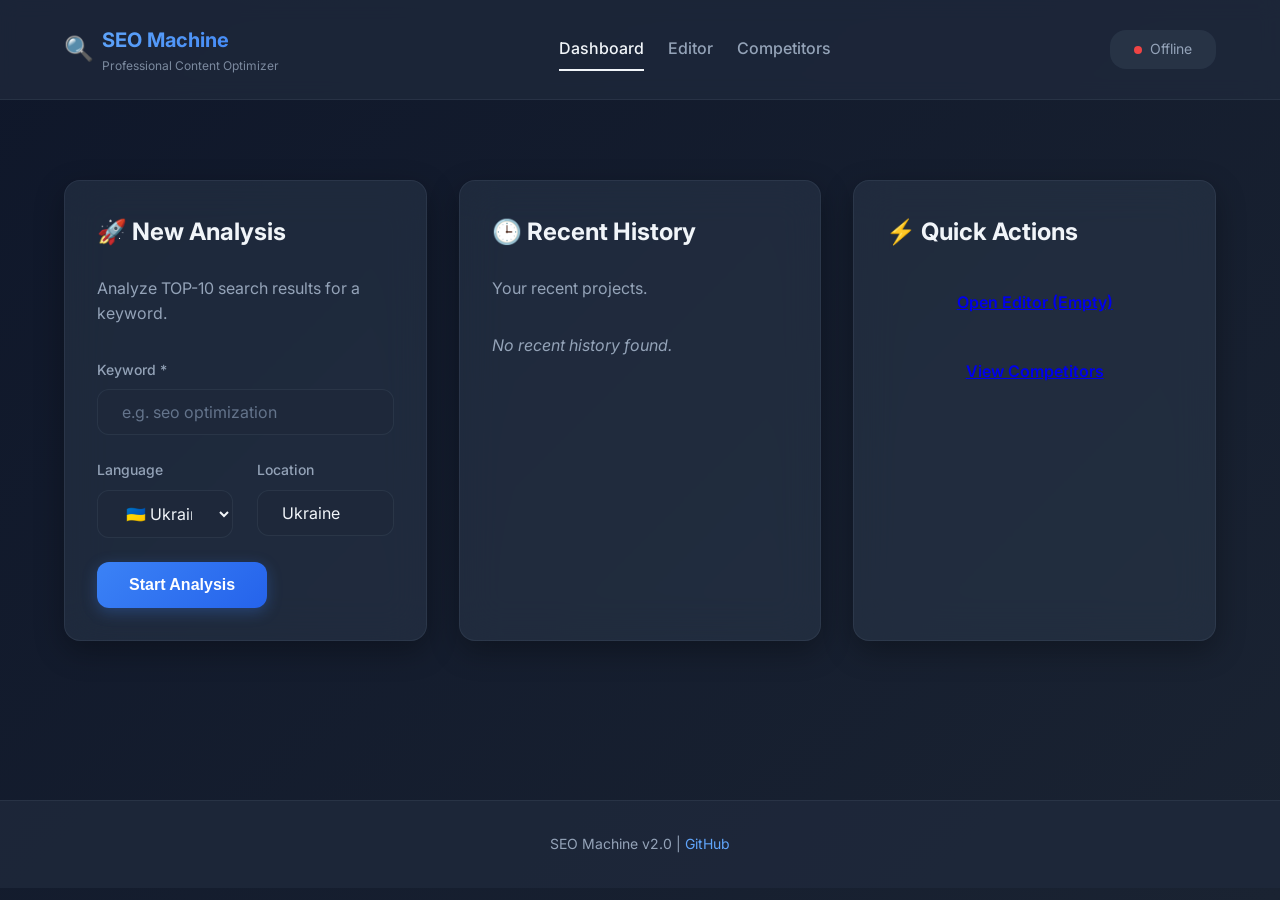
<file: frontend/index.html>
<!DOCTYPE html>
<html lang="uk">

<head>
    <meta charset="UTF-8">
    <meta name="viewport" content="width=device-width, initial-scale=1.0">
    <title>SEO Machine - Dashboard</title>
    <link rel="stylesheet" href="styles.css">
    <link rel="stylesheet" href="layout-redesign.css">
    <link rel="preconnect" href="https://fonts.googleapis.com">
    <link rel="preconnect" href="https://fonts.gstatic.com" crossorigin>
    <link href="https://fonts.googleapis.com/css2?family=Inter:wght@400;500;600;700&display=swap" rel="stylesheet">
</head>

<body>
    <!-- Header injected by header.js -->

    <main class="main">
        <div class="container">
            <div class="dashboard-grid"
                style="display: grid; grid-template-columns: repeat(auto-fit, minmax(300px, 1fr)); gap: 2rem; margin-top: 2rem;">

                <!-- Create Analysis Card -->
                <div class="card">
                    <h2>🚀 New Analysis</h2>
                    <p class="card-description">Analyze TOP-10 search results for a keyword.</p>

                    <form id="createAnalysisForm" class="form">
                        <div class="form-group">
                            <label for="keyword">Keyword *</label>
                            <input type="text" id="keyword" name="keyword" placeholder="e.g. seo optimization" required
                                minlength="2">
                        </div>

                        <div class="form-row">
                            <div class="form-group">
                                <label for="language">Language</label>
                                <select id="language" name="language">
                                    <option value="uk">🇺🇦 Ukrainian</option>
                                    <option value="en">🇬🇧 English</option>
                                </select>
                            </div>
                            <div class="form-group">
                                <label for="location">Location</label>
                                <input type="text" id="location" name="location" value="Ukraine">
                            </div>
                        </div>

                        <button type="submit" class="btn btn-primary" id="submitBtn">
                            <span class="btn-text">Start Analysis</span>
                            <span class="btn-loader hidden">
                                <span class="spinner"></span>
                                Processing...
                            </span>
                        </button>
                    </form>
                </div>

                <!-- Recent Analyses (Placeholder) -->
                <div class="card">
                    <h2>🕒 Recent History</h2>
                    <p class="card-description">Your recent projects.</p>
                    <div class="history-list">
                        <p style="color: var(--text-secondary); font-style: italic;">No recent history found.</p>
                        <!-- TODO: Implement history list -->
                    </div>
                </div>

                <!-- Quick Actions -->
                <div class="card">
                    <h2>⚡ Quick Actions</h2>
                    <div class="action-list" style="display: flex; flex-direction: column; gap: 1rem;">
                        <a href="editor.html" class="btn btn-secondary" style="text-align: center;">
                            Open Editor (Empty)
                        </a>
                        <a href="competitors.html" class="btn btn-secondary" style="text-align: center;">
                            View Competitors
                        </a>
                    </div>
                </div>

            </div>
        </div>
    </main>

    <footer class="footer">
        <div class="container">
            <p>SEO Machine v2.0 | <a href="https://github.com/prodan655-png/SEO_Machine_2" target="_blank">GitHub</a>
            </p>
        </div>
    </footer>

    <!-- Scripts -->
    <script src="js/api.js"></script>
    <script src="components/header.js"></script>
    <script src="js/dashboard.js?v=6"></script>
</body>

</html>
</file>
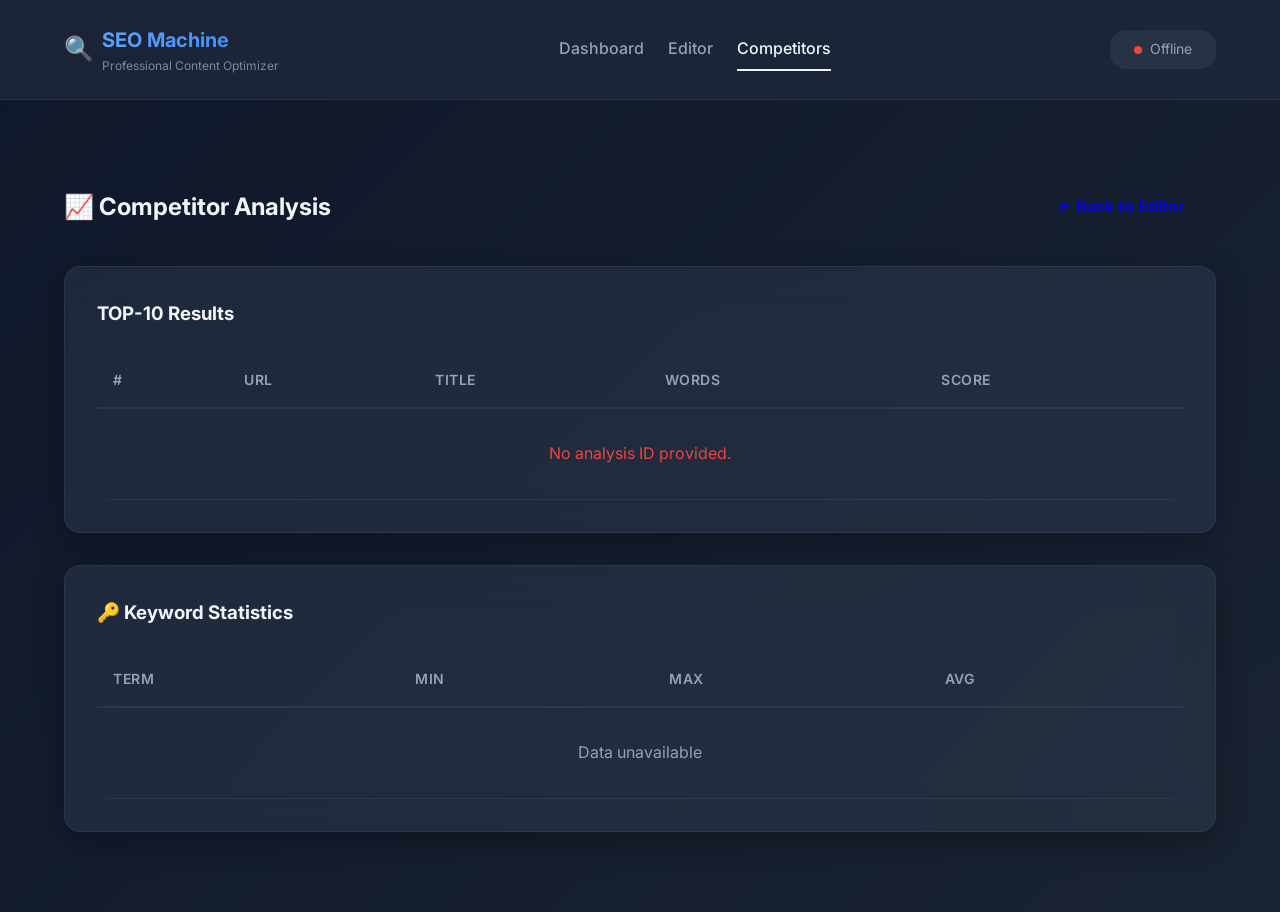
<file: frontend/competitors.html>
<!DOCTYPE html>
<html lang="uk">

<head>
    <meta charset="UTF-8">
    <meta name="viewport" content="width=device-width, initial-scale=1.0">
    <title>SEO Machine - Competitors</title>
    <link rel="stylesheet" href="styles.css">
    <link rel="stylesheet" href="layout-redesign.css">
    <link rel="preconnect" href="https://fonts.googleapis.com">
    <link rel="preconnect" href="https://fonts.gstatic.com" crossorigin>
    <link href="https://fonts.googleapis.com/css2?family=Inter:wght@400;500;600;700&display=swap" rel="stylesheet">
</head>

<body>
    <!-- Header injected by header.js -->

    <main class="main">
        <div class="container">
            <div class="header-actions"
                style="margin: 2rem 0; display: flex; justify-content: space-between; align-items: center; gap: 1rem;">
                <h2>📈 Competitor Analysis <span id="comp-keyword"
                        style="font-weight: normal; font-size: 0.8em; color: var(--text-secondary);"></span></h2>
                <div style="display: flex; gap: 1rem;">
                    <button id="btn-generate-brief" class="btn btn-primary" style="display: none;">
                        📋 Generate Brief & Article
                    </button>
                    <a href="#" id="back-to-editor" class="btn btn-secondary">← Back to Editor</a>
                </div>
            </div>

            <!-- Competitors Table -->
            <div class="card">
                <h3>TOP-10 Results</h3>
                <div class="table-wrapper">
                    <table class="competitors-table" id="competitorsTable"
                        style="width: 100%; border-collapse: collapse;">
                        <thead>
                            <tr style="text-align: left; border-bottom: 1px solid var(--border);">
                                <th style="padding: 1rem;">#</th>
                                <th style="padding: 1rem;">URL</th>
                                <th style="padding: 1rem;">Title</th>
                                <th style="padding: 1rem;">Words</th>
                                <th style="padding: 1rem;">Score</th>
                            </tr>
                        </thead>
                        <tbody id="competitorsBody">
                            <tr>
                                <td colspan="5" style="padding: 2rem; text-align: center;">Loading data...</td>
                            </tr>
                        </tbody>
                    </table>
                </div>
            </div>

            <!-- Terms Table -->
            <div class="card" style="margin-top: 2rem;">
                <h3>🔑 Keyword Statistics</h3>
                <div class="table-wrapper">
                    <table class="terms-table" id="termsTable" style="width: 100%; border-collapse: collapse;">
                        <thead>
                            <tr style="text-align: left; border-bottom: 1px solid var(--border);">
                                <th style="padding: 1rem;">Term</th>
                                <th style="padding: 1rem;">Min</th>
                                <th style="padding: 1rem;">Max</th>
                                <th style="padding: 1rem;">Avg</th>
                            </tr>
                        </thead>
                        <tbody id="termsBody">
                            <tr>
                                <td colspan="4" style="padding: 2rem; text-align: center;">Loading data...</td>
                            </tr>
                        </tbody>
                    </table>
                </div>
            </div>
        </div>
    </main>

    <script src="js/api.js"></script>
    <script src="components/header.js"></script>
    <script src="js/competitors.js?v=6"></script>
</body>

</html>
</file>
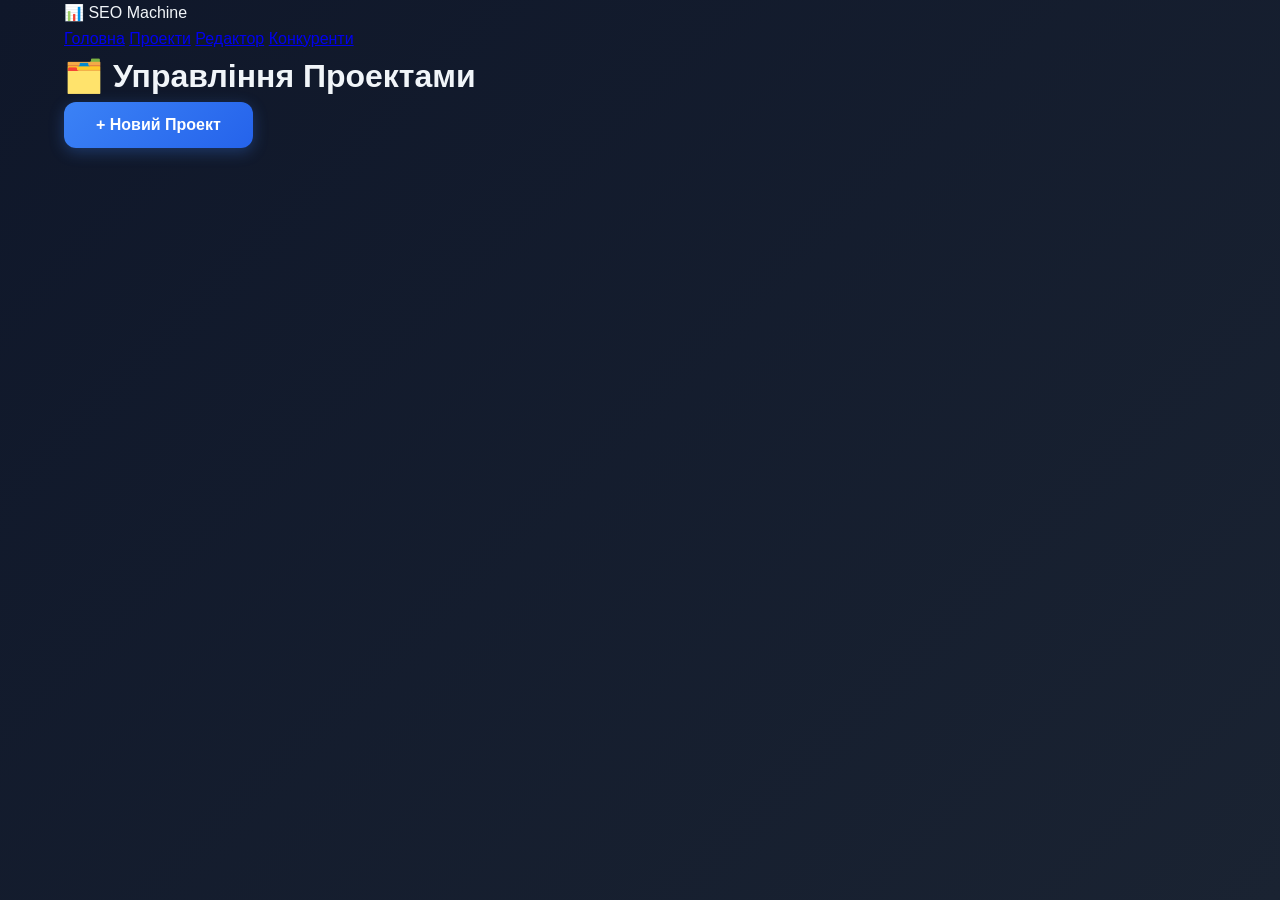
<file: frontend/projects.html>
<!DOCTYPE html>
<html lang="uk">
<head>
    <meta charset="UTF-8">
    <meta name="viewport" content="width=device-width, initial-scale=1.0">
    <title>Проекти - SEO Machine</title>
    <link rel="stylesheet" href="styles.css">
</head>
<body>
    <div class="container">
        <nav class="nav">
            <div class="brand">📊 SEO Machine</div>
            <div class="nav-links">
                <a href="index.html">Головна</a>
                <a href="projects.html" class="active">Проекти</a>
                <a href="editor.html">Редактор</a>
                <a href="competitors.html">Конкуренти</a>
            </div>
        </nav>

        <div class="content">
            <div class="header-row">
                <h1>🗂️ Управління Проектами</h1>
                <button id="btn-new-project" class="btn btn-primary">+ Новий Проект</button>
            </div>

            <div id="projects-list" class="projects-grid"></div>
        </div>
    </div>

    <!-- Modal for creating project -->
    <div id="project-modal" class="modal" style="display: none;">
        <div class="modal-content">
            <h2>Створити Проект</h2>
            <form id="project-form">
                <div class="form-group">
                    <label>Назва проекту *</label>
                    <input type="text" id="project-name" required placeholder="наприклад: Flakes">
                </div>
                <div class="form-group">
                    <label>Опис бренду/продукту</label>
                    <textarea id="project-description" rows="4" placeholder="Опишіть що це за бренд, продукт або ніша. Це допоможе AI краще зрозуміти контекст."></textarea>
                </div>
                <div class="form-group">
                    <label>Цільова аудиторія</label>
                    <input type="text" id="project-audience" placeholder="наприклад: Пекарі, кондитери">
                </div>
                <div class="form-group">
                    <label>Тональність</label>
                    <select id="project-tone">
                        <option value="">Не вказано</option>
                        <option value="professional">Професійна</option>
                        <option value="friendly">Дружня</option>
                        <option value="expert">Експертна</option>
                    </select>
                </div>
                <div class="form-buttons">
                    <button type="button" id="btn-cancel" class="btn btn-secondary">Скасувати</button>
                    <button type="submit" class="btn btn-primary">Створити</button>
                </div>
            </form>
        </div>
    </div>

    <script src="js/api.js"></script>
    <script src="js/projects.js"></script>
</body>
</html>
</file>
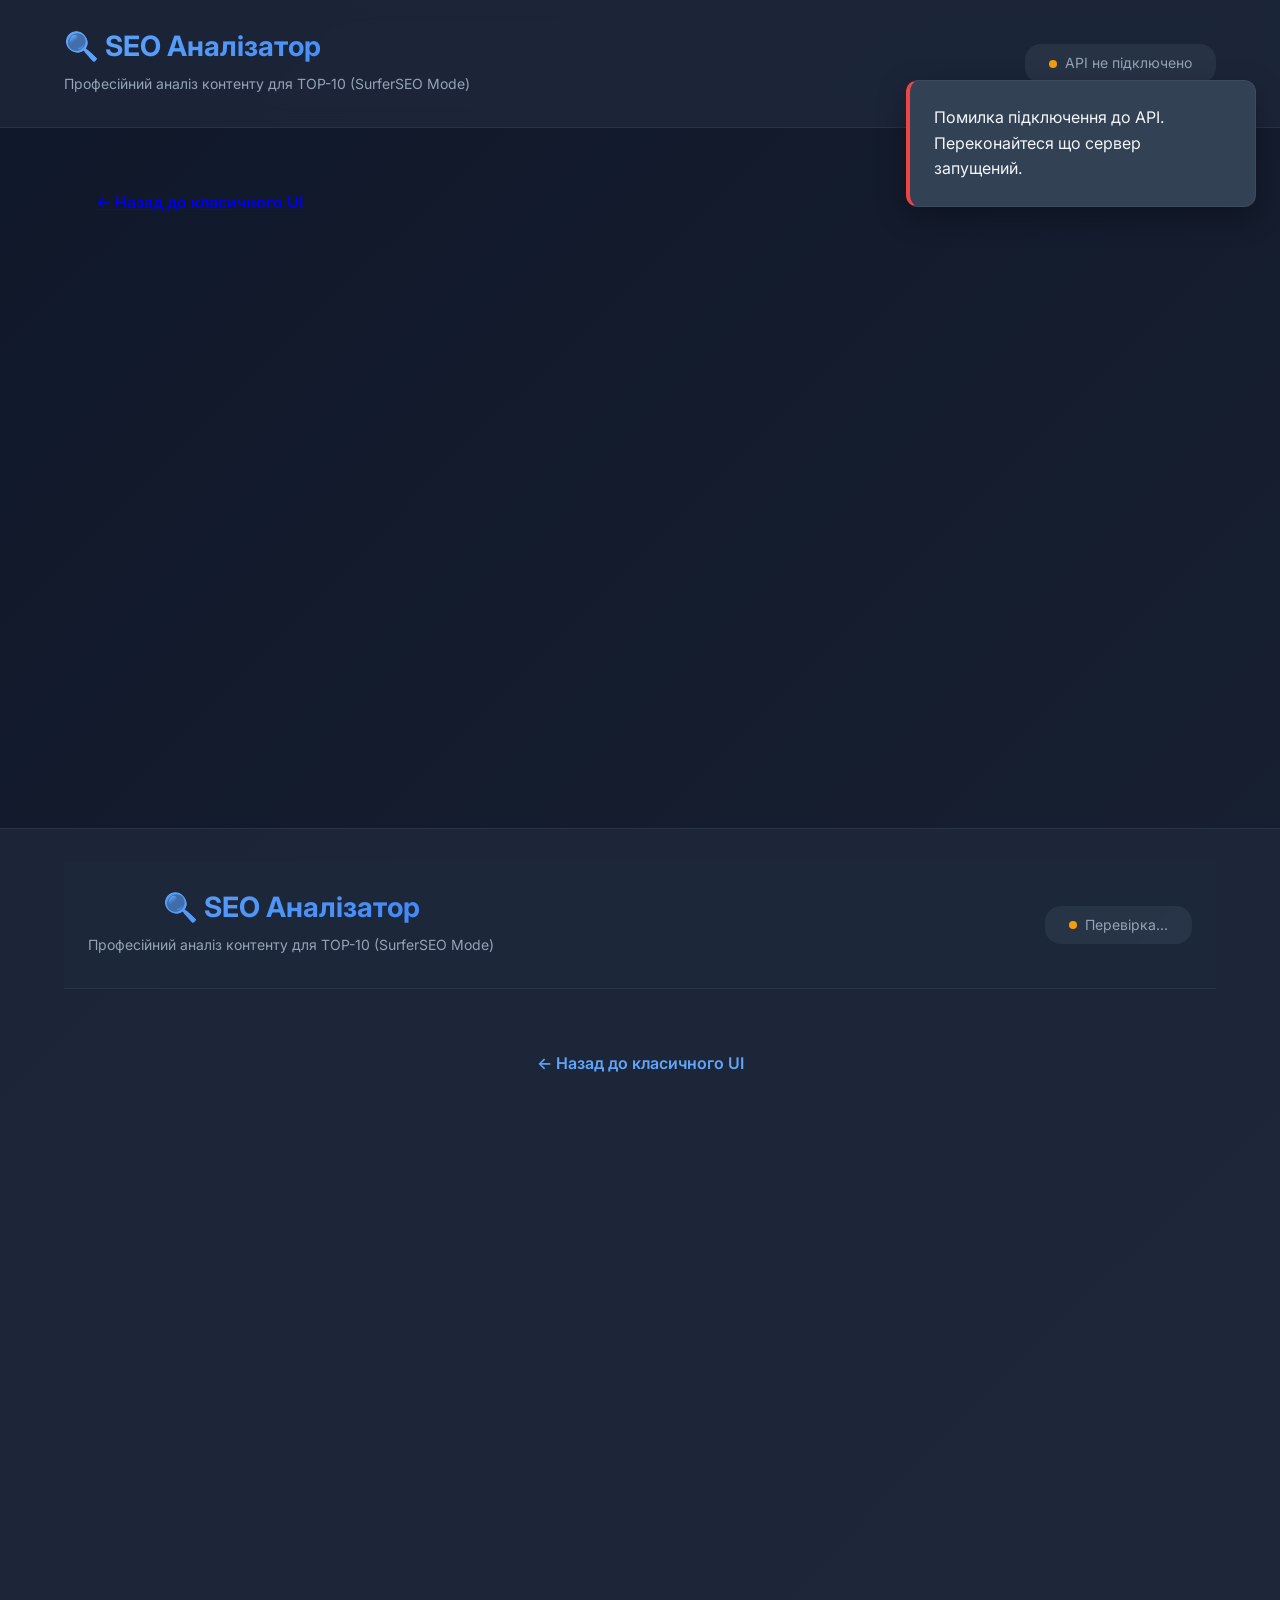
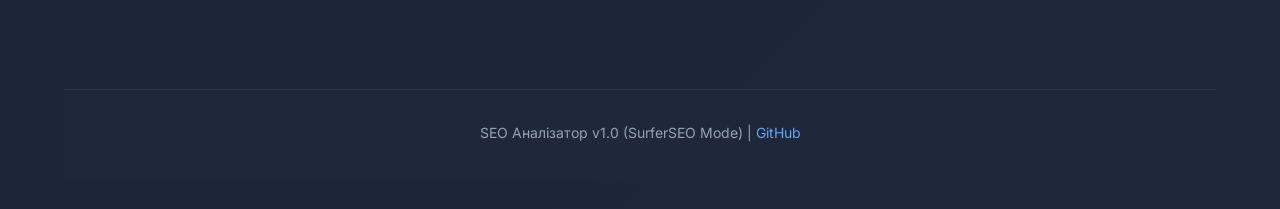
<file: frontend/scoring-surfer.html>
<!DOCTYPE html>
<html lang="uk">

<head>
    <meta charset="UTF-8">
    <meta name="viewport" content="width=device-width, initial-scale=1.0">
    <meta name="description" content="SEO Аналізатор - SurferSEO UI">
    <title>SEO Аналізатор - SurferSEO Mode</title>
    <link rel="stylesheet" href="styles.css">
    <link rel="stylesheet" href="layout-redesign.css">
    <link rel="preconnect" href="https://fonts.googleapis.com">
    <link rel="preconnect" href="https://fonts.gstatic.com" crossorigin>
    <link href="https://fonts.googleapis.com/css2?family=Inter:wght@400;500;600;700&display=swap" rel="stylesheet">
</head>

<body>
    <!-- Header -->
    <header class="header">
        <div class="container">
            <div class="header-content">
                <div class="logo">
                    <h1>🔍 SEO Аналізатор</h1>
                    <p class="tagline">Професійний аналіз контенту для TOP-10 (SurferSEO Mode)</p>
                </div>
                <div class="api-status">
                    <span class="status-dot" id="apiStatus"></span>
                    <span class="status-text" id="apiStatusText">Перевірка...</span>
                </div>
            </div>
        </div>
    </header>

    <!-- Main Content -->
    <main class="main">
        <div class="container">
            <!-- Back to Classic Button -->
            <div style="margin-bottom: 1rem;">
                <a href="index.html" class="btn btn-secondary"
                    style="display: inline-flex; align-items: center; gap: 0.5rem;">
                    ← Назад до класичного UI
                </a>
            </div>

            <!-- SurferSEO Layout Container -->
            <div id="scoringTab">
                <!-- This will be populated by surfer-integration.js -->
            </div>
        </div>
    </main>

    <!-- Toast Notifications -->
    <div class="toast-container" id="toastContainer"></div>

    <!-- Footer -->
    <footer class="footer">
        <div class="container">
            <p>
                <!DOCTYPE html>
                <html lang="uk">

                <head>
                    <meta charset="UTF-8">
                    <meta name="viewport" content="width=device-width, initial-scale=1.0">
                    <meta name="description" content="SEO Аналізатор - SurferSEO UI">
                    <title>SEO Аналізатор - SurferSEO Mode</title>
                    <link rel="stylesheet" href="styles.css">
                    <link rel="stylesheet" href="layout-redesign.css">
                    <link rel="preconnect" href="https://fonts.googleapis.com">
                    <link rel="preconnect" href="https://fonts.gstatic.com" crossorigin>
                    <link href="https://fonts.googleapis.com/css2?family=Inter:wght@400;500;600;700&display=swap"
                        rel="stylesheet">
                </head>

                <body>
                    <!-- Header -->
                    <header class="header">
                        <div class="container">
                            <div class="header-content">
                                <div class="logo">
                                    <h1>🔍 SEO Аналізатор</h1>
                                    <p class="tagline">Професійний аналіз контенту для TOP-10 (SurferSEO Mode)</p>
                                </div>
                                <div class="api-status">
                                    <span class="status-dot" id="apiStatus"></span>
                                    <span class="status-text" id="apiStatusText">Перевірка...</span>
                                </div>
                            </div>
                        </div>
                    </header>

                    <!-- Main Content -->
                    <main class="main">
                        <div class="container">
                            <!-- Back to Classic Button -->
                            <div style="margin-bottom: 1rem;">
                                <a href="index.html" class="btn btn-secondary"
                                    style="display: inline-flex; align-items: center; gap: 0.5rem;">
                                    ← Назад до класичного UI
                                </a>
                            </div>

                            <!-- SurferSEO Layout Container -->
                            <div id="scoringTab">
                                <!-- This will be populated by surfer-integration.js -->
                            </div>
                        </div>
                    </main>

                    <!-- Toast Notifications -->
                    <div class="toast-container" id="toastContainer"></div>

                    <!-- Footer -->
                    <footer class="footer">
                        <div class="container">
                            <p>
                                SEO Аналізатор v1.0 (SurferSEO Mode) |
                                <a href="https://github.com/prodan655-png/SEO_Machine_2" target="_blank">GitHub</a>
                            </p>
                        </div>
                    </footer>

                    <script src="diff-tracking.js"></script>
                    <script src="keyword-highlighting.js"></script>
                    <script src="app.js"></script>
                    <script src="surfer-integration.js"></script>
                    <script>
                        // Wait for all scripts to load, then initialize
                        window.addEventListener('load', function () {
                            console.log('Page fully loaded, checking for initSurferLayout...');
                            if (typeof window.initSurferLayout === 'function') {
                                window.initSurferLayout();
                                console.log('✅ SurferSEO layout initialized from page load');
                            } else {
                                console.error('❌ initSurferLayout function not found on window object');
                                console.log('Available on window:', Object.keys(window).filter(k => k.includes('init') || k.includes('Surfer')));
                            }
                        });
                    </script>
                </body>

                </html>
</file>
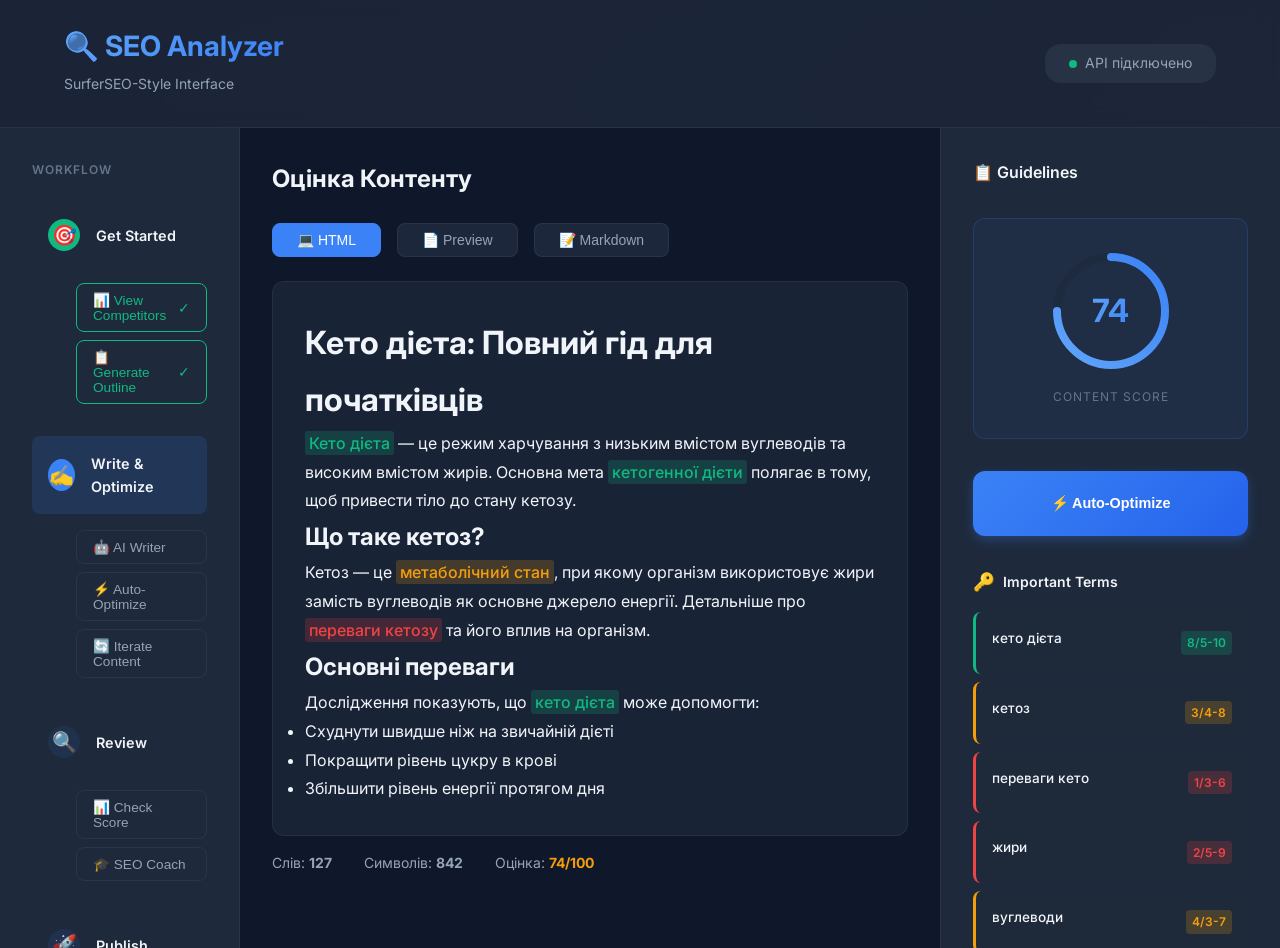
<file: frontend/surfer-demo.html>
<!DOCTYPE html>
<html lang="uk">
<head>
    <meta charset="UTF-8">
    <meta name="viewport" content="width=device-width, initial-scale=1.0">
    <title>SEO Analyzer - SurferSEO Layout</title>
    <link rel="stylesheet" href="styles.css">
    <link rel="stylesheet" href="layout-redesign.css">
    <link href="https://fonts.googleapis.com/css2?family=Inter:wght@400;500;600;700&display=swap" rel="stylesheet">
</head>
<body>
    <!-- Header -->
    <header class="header">
        <div class="container">
            <div class="header-content">
                <div class="logo">
                    <h1>🔍 SEO Analyzer</h1>
                    <p class="tagline">SurferSEO-Style Interface</p>
                </div>
                <div class="api-status">
                    <span class="status-dot connected"></span>
                    <span class="status-text">API підключено</span>
                </div>
            </div>
        </div>
    </header>

    <!-- Main 3-Column Layout -->
    <div class="surfer-layout">
        <!-- Workflow Sidebar (Left) -->
        <aside class="workflow-sidebar">
            <h3>Workflow</h3>

            <!-- Get Started -->
            <div class="workflow-step">
                <div class="workflow-step-header completed">
                    <div class="workflow-step-icon">🎯</div>
                    <div class="workflow-step-title">Get Started</div>
                </div>
                <ul class="workflow-actions">
                    <li class="workflow-action">
                        <button class="workflow-action-btn completed">
                            📊 View Competitors
                            <span class="check-icon">✓</span>
                        </button>
                    </li>
                    <li class="workflow-action">
                        <button class="workflow-action-btn completed">
                            📋 Generate Outline
                            <span class="check-icon">✓</span>
                        </button>
                    </li>
                </ul>
            </div>

            <!-- Write & Optimize -->
            <div class="workflow-step">
                <div class="workflow-step-header active">
                    <div class="workflow-step-icon">✍️</div>
                    <div class="workflow-step-title">Write & Optimize</div>
                </div>
                <ul class="workflow-actions">
                    <li class="workflow-action">
                        <button class="workflow-action-btn">
                            🤖 AI Writer
                        </button>
                    </li>
                    <li class="workflow-action">
                        <button class="workflow-action-btn">
                            ⚡ Auto-Optimize
                        </button>
                    </li>
                    <li class="workflow-action">
                        <button class="workflow-action-btn">
                            🔄 Iterate Content
                        </button>
                    </li>
                </ul>
            </div>

            <!-- Review -->
            <div class="workflow-step">
                <div class="workflow-step-header">
                    <div class="workflow-step-icon">🔍</div>
                    <div class="workflow-step-title">Review</div>
                </div>
                <ul class="workflow-actions">
                    <li class="workflow-action">
                        <button class="workflow-action-btn">
                            📊 Check Score
                        </button>
                    </li>
                    <li class="workflow-action">
                        <button class="workflow-action-btn">
                            🎓 SEO Coach
                        </button>
                    </li>
                </ul>
            </div>

            <!-- Publish -->
            <div class="workflow-step">
                <div class="workflow-step-header">
                    <div class="workflow-step-icon">🚀</div>
                    <div class="workflow-step-title">Publish</div>
                </div>
                <ul class="workflow-actions">
                    <li class="workflow-action">
                        <button class="workflow-action-btn">
                            📤 Export HTML
                        </button>
                    </li>
                    <li class="workflow-action">
                        <button class="workflow-action-btn">
                            📋 Copy to Clipboard
                        </button>
                    </li>
                </ul>
            </div>
        </aside>

        <!-- Main Editor Area (Center) -->
        <main class="editor-area">
            <div class="editor-header">
                <h2 class="editor-title">Оцінка Контенту</h2>
            </div>

            <div class="editor-toolbar">
                <button class="toolbar-btn active">💻 HTML</button>
                <button class="toolbar-btn">📄 Preview</button>
                <button class="toolbar-btn">📝 Markdown</button>
            </div>

            <div class="rich-editor-container">
                <div class="rich-editor-content" contenteditable="true">
                    <h1>Кето дієта: Повний гід для початківців</h1>
                    
                    <p>
                        <span class="keyword-highlight good">Кето дієта</span> — це режим харчування з низьким вмістом вуглеводів та високим вмістом жирів. 
                        Основна мета <span class="keyword-highlight good">кетогенної дієти</span> полягає в тому, щоб привести тіло до стану кетозу.
                    </p>

                    <h2>Що таке кетоз?</h2>
                    
                    <p>
                        Кетоз — це <span class="keyword-highlight medium">метаболічний стан</span>, при якому організм використовує жири замість вуглеводів 
                        як основне джерело енергії. Детальніше про <span class="keyword-highlight low">переваги кетозу</span> та його вплив на організм.
                    </p>

                    <h2>Основні переваги</h2>
                    
                    <p>
                        Дослідження показують, що <span class="keyword-highlight good">кето дієта</span> може допомогти:
                    </p>
                    <ul>
                        <li>Схуднути швидше ніж на звичайній дієті</li>
                        <li>Покращити рівень цукру в крові</li>
                        <li>Збільшити рівень енергії протягом дня</li>
                    </ul>
                </div>
            </div>

            <div class="editor-stats" style="margin-top: 1rem; display: flex; gap: 2rem; color: var(--text-secondary);">
                <span>Слів: <strong>127</strong></span>
                <span>Символів: <strong>842</strong></span>
                <span>Оцінка: <strong style="color: var(--warning);">74/100</strong></span>
            </div>
        </main>

        <!-- Guidelines Sidebar (Right) -->
        <aside class="guidelines-sidebar">
            <div class="guidelines-header">
                <h3 class="guidelines-title">📋 Guidelines</h3>
            </div>

            <!-- Content Score Widget -->
            <div class="score-widget">
                <div class="score-circle-small">
                    <svg viewBox="0 0 120 120">
                        <circle cx="60" cy="60" r="54" fill="none" stroke="rgba(30, 41, 59, 0.6)" stroke-width="8"/>
                        <circle cx="60" cy="60" r="54" fill="none" stroke="url(#gradient)" stroke-width="8"
                                stroke-dasharray="339" stroke-dashoffset="85" stroke-linecap="round"/>
                        <defs>
                            <linearGradient id="gradient" x1="0%" y1="0%" x2="100%" y2="100%">
                                <stop offset="0%" style="stop-color:#60a5fa"/>
                                <stop offset="100%" style="stop-color:#3b82f6"/>
                            </linearGradient>
                        </defs>
                    </svg>
                    <div class="score-value-small">74</div>
                </div>
                <span class="score-label-small">Content Score</span>
            </div>

            <!-- Auto-Optimize Button -->
            <button class="auto-optimize-btn">
                ⚡ Auto-Optimize
            </button>

            <!-- Important Terms -->
            <div class="guidelines-section">
                <h4 class="guidelines-section-title">
                    <span class="icon">🔑</span>
                    Important Terms
                </h4>
                <ul class="terms-list">
                    <li class="term-item good">
                        <span class="term-name">кето дієта</span>
                        <span class="term-count">8/5-10</span>
                    </li>
                    <li class="term-item medium">
                        <span class="term-name">кетоз</span>
                        <span class="term-count">3/4-8</span>
                    </li>
                    <li class="term-item low">
                        <span class="term-name">переваги кето</span>
                        <span class="term-count">1/3-6</span>
                    </li>
                    <li class="term-item low">
                        <span class="term-name">жири</span>
                        <span class="term-count">2/5-9</span>
                    </li>
                    <li class="term-item medium">
                        <span class="term-name">вуглеводи</span>
                        <span class="term-count">4/3-7</span>
                    </li>
                </ul>
            </div>

            <!-- Content Structure -->
            <div class="guidelines-section">
                <h4 class="guidelines-section-title">
                    <span class="icon">📊</span>
                    Content Structure
                </h4>
                <ul class="metrics-list">
                    <li class="metric-item">
                        <span class="metric-label">Words</span>
                        <div>
                            <span class="metric-value medium">1200/1500-2000</span>
                            <div class="metric-bar">
                                <div class="metric-bar-fill medium" style="width: 60%"></div>
                            </div>
                        </div>
                    </li>
                    <li class="metric-item">
                        <span class="metric-label">Headings</span>
                        <div>
                            <span class="metric-value good">8/6-10</span>
                            <div class="metric-bar">
                                <div class="metric-bar-fill good" style="width: 80%"></div>
                            </div>
                        </div>
                    </li>
                    <li class="metric-item">
                        <span class="metric-label">Images</span>
                        <div>
                            <span class="metric-value low">2/4-8</span>
                            <div class="metric-bar">
                                <div class="metric-bar-fill low" style="width: 33%"></div>
                            </div>
                        </div>
                    </li>
                    <li class="metric-item">
                        <span class="metric-label">Paragraphs</span>
                        <div>
                            <span class="metric-value good">12/10-15</span>
                            <div class="metric-bar">
                                <div class="metric-bar-fill good" style="width: 75%"></div>
                            </div>
                        </div>
                    </li>
                </ul>
            </div>

            <!-- Other Terms -->
            <div class="guidelines-section">
                <h4 class="guidelines-section-title section-toggle">
                    <span class="icon">💡</span>
                    Other Terms
                    <span style="margin-left: auto; font-size: 0.75rem;">▼</span>
                </h4>
                <div class="section-content">
                    <ul class="terms-list">
                        <li class="term-item medium">
                            <span class="term-name">білки</span>
                            <span class="term-count">3/2-5</span>
                        </li>
                        <li class="term-item low">
                            <span class="term-name">схуднення</span>
                            <span class="term-count">1/3-5</span>
                        </li>
                        <li class="term-item good">
                            <span class="term-name">харчування</span>
                            <span class="term-count">5/4-7</span>
                        </li>
                    </ul>
                </div>
            </div>
        </aside>
    </div>

    <script>
        // Simple toggle for collapsible sections
        document.querySelectorAll('.section-toggle').forEach(toggle => {
            toggle.addEventListener('click', function() {
                const content = this.nextElementSibling;
                content.classList.toggle('collapsed');
            });
        });
    </script>
</body>
</html>
</file>
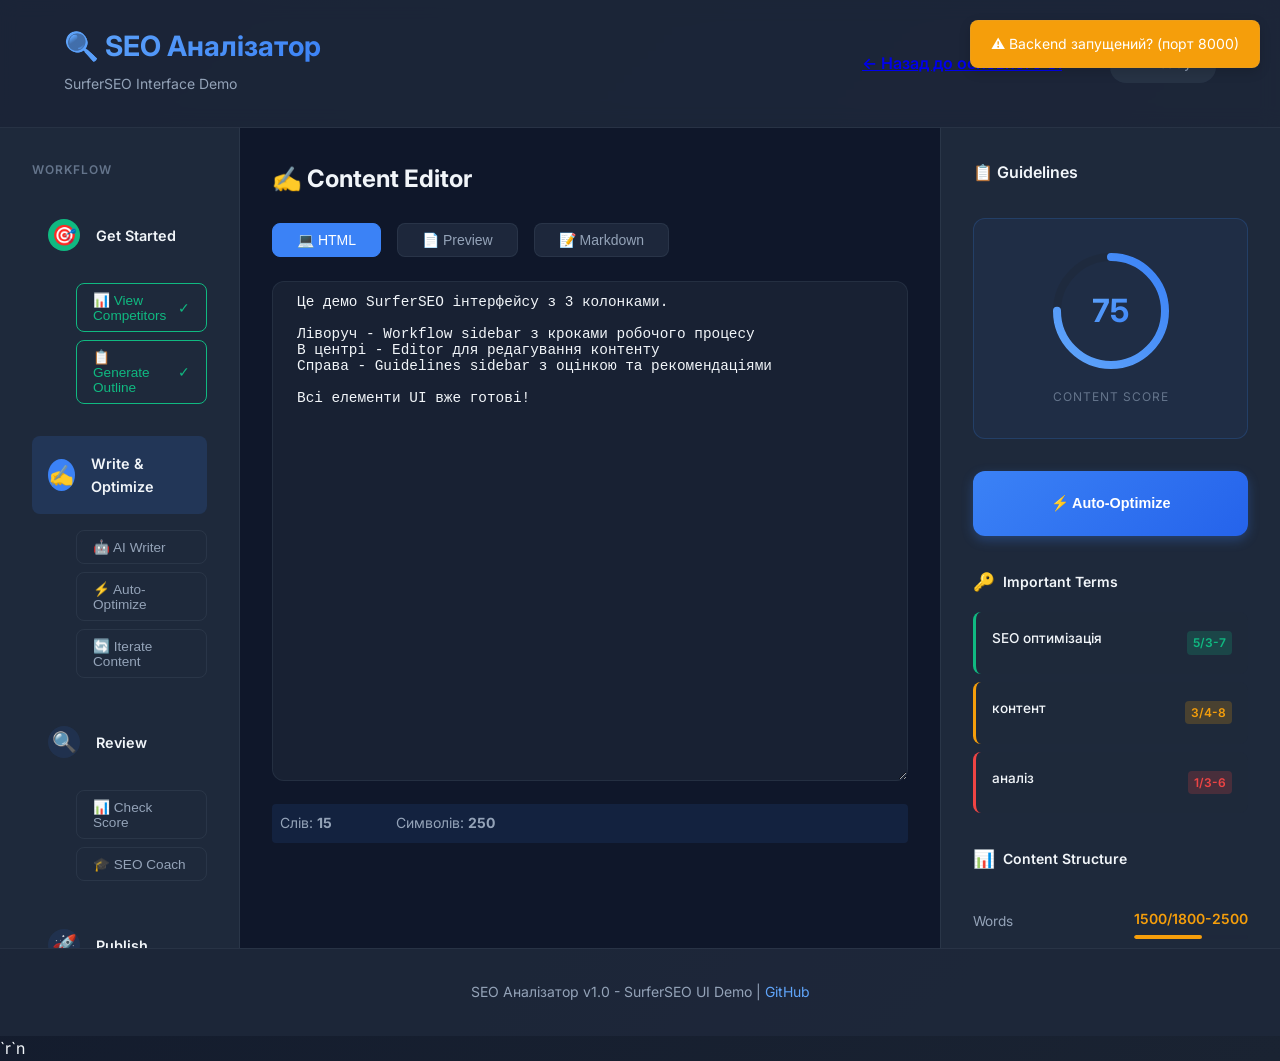
<file: frontend/surfer-ui.html>
<!DOCTYPE html>
<html lang="uk">

<head>
    <meta charset="UTF-8">
    <meta name="viewport" content="width=device-width, initial-scale=1.0">
    <title>SEO Аналізатор - SurferSEO UI</title>
    <link rel="stylesheet" href="styles.css">
    <link rel="stylesheet" href="layout-redesign.css">
    <link rel="preconnect" href="https://fonts.googleapis.com">
    <link rel="preconnect" href="https://fonts.gstatic.com" crossorigin>
    <link href="https://fonts.googleapis.com/css2?family=Inter:wght@400;500;600;700&display=swap" rel="stylesheet">
</head>

<body>
    <!-- Header -->
    <header class="header">
        <div class="container">
            <div class="header-content">
                <div class="logo">
                    <h1>🔍 SEO Аналізатор</h1>
                    <p class="tagline">SurferSEO Interface Demo</p>
                </div>
                <div style="display: flex; gap: 1rem; align-items: center;">
                    <a href="index.html" class="btn btn-secondary">← Назад до основного UI</a>
                    <div class="api-status">
                        <span class="status-dot" style="background: #10b981;"></span>
                        <span class="status-text">Ready</span>
                    </div>
                </div>
            </div>
        </div>
    </header>

    <!-- Main Content - 3 Column Layout -->
    <main class="main" style="padding: 0;">
        <div class="surfer-layout">
            <!-- LEFT COLUMN: Workflow Sidebar -->
            <aside class="workflow-sidebar">
                <h3>WORKFLOW</h3>

                <!-- Get Started -->
                <div class="workflow-step">
                    <div class="workflow-step-header completed">
                        <div class="workflow-step-icon">🎯</div>
                        <div class="workflow-step-title">Get Started</div>
                    </div>
                    <ul class="workflow-actions">
                        <li class="workflow-action">
                            <button class="workflow-action-btn completed">
                                📊 View Competitors
                                <span class="check-icon">✓</span>
                            </button>
                        </li>
                        <li class="workflow-action">
                            <button class="workflow-action-btn completed">
                                📋 Generate Outline
                                <span class="check-icon">✓</span>
                            </button>
                        </li>
                    </ul>
                </div>

                <!-- Write & Optimize -->
                <div class="workflow-step">
                    <div class="workflow-step-header active">
                        <div class="workflow-step-icon">✍️</div>
                        <div class="workflow-step-title">Write & Optimize</div>
                    </div>
                    <ul class="workflow-actions">
                        <li class="workflow-action">
                            <button class="workflow-action-btn">🤖 AI Writer</button>
                        </li>
                        <li class="workflow-action">
                            <button class="workflow-action-btn">⚡ Auto-Optimize</button>
                        </li>
                        <li class="workflow-action">
                            <button class="workflow-action-btn">🔄 Iterate Content</button>
                        </li>
                    </ul>
                </div>

                <!-- Review -->
                <div class="workflow-step">
                    <div class="workflow-step-header">
                        <div class="workflow-step-icon">🔍</div>
                        <div class="workflow-step-title">Review</div>
                    </div>
                    <ul class="workflow-actions">
                        <li class="workflow-action">
                            <button class="workflow-action-btn">📊 Check Score</button>
                        </li>
                        <li class="workflow-action">
                            <button class="workflow-action-btn">🎓 SEO Coach</button>
                        </li>
                    </ul>
                </div>

                <!-- Publish -->
                <div class="workflow-step">
                    <div class="workflow-step-header">
                        <div class="workflow-step-icon">🚀</div>
                        <div class="workflow-step-title">Publish</div>
                    </div>
                    <ul class="workflow-actions">
                        <li class="workflow-action">
                            <button class="workflow-action-btn">📤 Export HTML</button>
                        </li>
                        <li class="workflow-action">
                            <button class="workflow-action-btn">📋 Copy Code</button>
                        </li>
                    </ul>
                </div>
            </aside>

            <!-- CENTER COLUMN: Editor Area -->
            <main class="editor-area">
                <div class="editor-header">
                    <h2 class="editor-title">✍️ Content Editor</h2>
                </div>

                <div class="editor-toolbar">
                    <button class="toolbar-btn active">💻 HTML</button>
                    <button class="toolbar-btn">📄 Preview</button>
                    <button class="toolbar-btn">📝 Markdown</button>
                </div>

                <!-- HTML Editor -->
                <div class="editor-container">
                    <textarea id="draftContent" class="content-editor" placeholder="Вставте ваш HTML або текст..."
                        style="min-height: 500px;">Це демо SurferSEO інтерфейсу з 3 колонками.

Ліворуч - Workflow sidebar з кроками робочого процесу
В центрі - Editor для редагування контенту  
Справа - Guidelines sidebar з оцінкою та рекомендаціями

Всі елементи UI вже готові!</textarea>
                    <div class="editor-stats"
                        style="margin-top: 1rem; padding: 0.5rem; background: rgba(59, 130, 246, 0.1); border-radius: 4px;">
                        <span>Слів: <strong id="wordCount">15</strong></span>
                        <span style="margin-left: 2rem;">Символів: <strong id="charCount">250</strong></span>
                    </div>
                </div>
            </main>

            <!-- RIGHT COLUMN: Guidelines Sidebar -->
            <aside class="guidelines-sidebar">
                <div class="guidelines-header">
                    <h3 class="guidelines-title">📋 Guidelines</h3>
                </div>

                <!-- Content Score Widget -->
                <div class="score-widget">
                    <div class="score-circle-small">
                        <svg viewBox="0 0 120 120">
                            <circle cx="60" cy="60" r="54" fill="none" stroke="rgba(30, 41, 59, 0.6)"
                                stroke-width="8" />
                            <circle cx="60" cy="60" r="54" fill="none" stroke="url(#gradient)" stroke-width="8"
                                stroke-dasharray="339" stroke-dashoffset="84.75" stroke-linecap="round" />
                            <defs>
                                <linearGradient id="gradient" x1="0%" y1="0%" x2="100%" y2="100%">
                                    <stop offset="0%" style="stop-color:#60a5fa" />
                                    <stop offset="100%" style="stop-color:#3b82f6" />
                                </linearGradient>
                            </defs>
                        </svg>
                        <div class="score-value-small">75</div>
                    </div>
                    <span class="score-label-small">CONTENT SCORE</span>
                </div>

                <!-- Auto-Optimize Button -->
                <button class="auto-optimize-btn">⚡ Auto-Optimize</button>

                <!-- Important Terms -->
                <div class="guidelines-section">
                    <h4 class="guidelines-section-title">
                        <span class="icon">🔑</span>
                        Important Terms
                    </h4>
                    <ul class="terms-list">
                        <li class="term-item good">
                            <span class="term-name">SEO оптимізація</span>
                            <span class="term-count">5/3-7</span>
                        </li>
                        <li class="term-item medium">
                            <span class="term-name">контент</span>
                            <span class="term-count">3/4-8</span>
                        </li>
                        <li class="term-item low">
                            <span class="term-name">аналіз</span>
                            <span class="term-count">1/3-6</span>
                        </li>
                    </ul>
                </div>

                <!-- Content Structure -->
                <div class="guidelines-section">
                    <h4 class="guidelines-section-title">
                        <span class="icon">📊</span>
                        Content Structure
                    </h4>
                    <ul class="metrics-list">
                        <li class="metric-item">
                            <span class="metric-label">Words</span>
                            <div>
                                <span class="metric-value medium">1500/1800-2500</span>
                                <div class="metric-bar">
                                    <div class="metric-bar-fill medium" style="width: 60%"></div>
                                </div>
                            </div>
                        </li>
                        <li class="metric-item">
                            <span class="metric-label">Headings</span>
                            <div>
                                <span class="metric-value good">8/6-10</span>
                                <div class="metric-bar">
                                    <div class="metric-bar-fill good" style="width: 80%"></div>
                                </div>
                            </div>
                        </li>
                        <li class="metric-item">
                            <span class="metric-label">Images</span>
                            <div>
                                <span class="metric-value low">2/4-8</span>
                                <div class="metric-bar">
                                    <div class="metric-bar-fill low" style="width: 25%"></div>
                                </div>
                            </div>
                        </li>
                    </ul>
                </div>
            </aside>
        </div>
    </main>

    <!-- Footer -->
    <footer class="footer">
        <div class="container">
            <p>SEO Аналізатор v1.0 - SurferSEO UI Demo | <a href="https://github.com/prodan655-png/SEO_Machine_2"
                    target="_blank">GitHub</a></p>
        </div>
    </footer>

    <!-- Simple inline scripts for demo -->
        <script src="surfer-app.js"></script>`r`n    <script><script>
        console.log('✅ SurferSEO UI Demo loaded successfully');

        // Simple word count
        const textarea = document.getElementById('draftContent');
        const wordCountEl = document.getElementById('wordCount');
        const charCountEl = document.getElementById('charCount');

        if (textarea) {
            textarea.addEventListener('input', function () {
                const text = this.value;
                const words = text.trim().split(/\s+/).filter(w => w.length > 0).length;
                const chars = text.length;

                if (wordCountEl) wordCountEl.textContent = words;
                if (charCountEl) charCountEl.textContent = chars;
            });
        }
    </script>
</body>

</html>
</file>
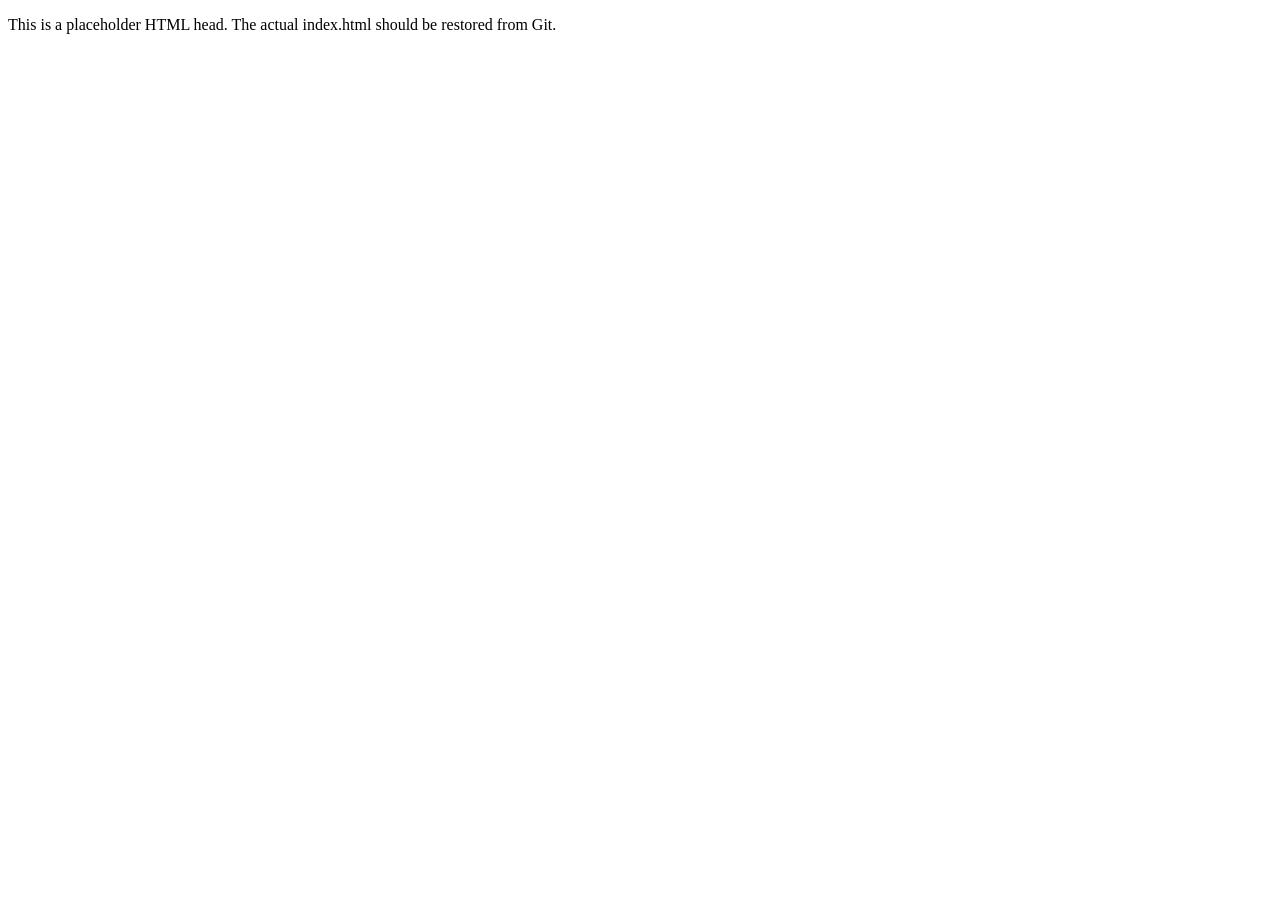
<file: frontend/toggle-inline.html>
<!DOCTYPE html>
<html lang="uk">

<head>
    <meta charset="UTF-8">
    <meta name="viewport" content="width=device-width, initial-scale=1.0">
    <title>SEO Аналізатор</title>
    <script>
        // Inline script to add toggle button dynamically
        document.addEventListener('DOMContentLoaded', function () {
            const scoringTab = document.getElementById('scoringTab');
            if (!scoringTab) return;

            const toggleBtn = document.createElement('div');
            toggleBtn.style.cssText = 'display: flex; justify-content: flex-end; margin-bottom: 1rem;';
            toggleBtn.innerHTML = '<button id="uiModeToggle" class="btn btn-secondary" style="display: flex; align-items: center; gap: 0.5rem;"><span id="uiModeIcon">🎨</span><span id="uiModeText">Режим SurferSEO</span></button>';

            scoringTab.insertBefore(toggleBtn, scoringTab.firstChild);

            document.getElementById('uiModeToggle').onclick = function () {
                const currentMode = localStorage.getItem('uiMode') || 'classic';
                const newMode = currentMode === 'classic' ? 'surfer' : 'classic';
                localStorage.setItem('uiMode', newMode);

                const iconEl = document.getElementById('uiModeIcon');
                const textEl = document.getElementById('uiModeText');
                const classicUI = scoringTab.querySelector('.scoring-layout');

                if (newMode === 'surfer') {
                    iconEl.textContent = '📝';
                    textEl.textContent = 'Класичний режим';
                    if (classicUI) classicUI.style.display = 'none';
                    if (typeof window.initSurferLayout === 'function') {
                        setTimeout(() => window.initSurferLayout(), 100);
                    }
                } else {
                    iconEl.textContent = '🎨';
                    textEl.textContent = 'Режим SurferSEO';
                    if (classicUI) classicUI.style.display = '';
                    const surferContainer = scoringTab.querySelector('.surfer-layout');
                    if (surferContainer && surferContainer !== classicUI) {
                        surferContainer.remove();
                    }
                }
            };
        });
    </script>
</head>

<body>
    <p>This is a placeholder HTML head. The actual index.html should be restored from Git.</p>
</body>

</html>
</file>
<file: frontend/styles.css>
/* ===== CSS Reset & Base ===== */
* {
    margin: 0;
    padding: 0;
    box-sizing: border-box;
}

:root {
    /* Colors */
    --bg-primary: #0f172a;
    --bg-secondary: #1e293b;
    --bg-card: #334155;
    --bg-hover: #475569;

    --accent: #3b82f6;
    --accent-hover: #2563eb;
    --accent-light: #60a5fa;

    --text-primary: #f1f5f9;
    --text-secondary: #94a3b8;
    --text-muted: #64748b;

    --success: #10b981;
    --warning: #f59e0b;
    --error: #ef4444;

    --border: rgba(148, 163, 184, 0.1);
    --shadow: rgba(0, 0, 0, 0.3);

    /* Spacing */
    --spacing-xs: 0.5rem;
    --spacing-sm: 1rem;
    --spacing-md: 1.5rem;
    --spacing-lg: 2rem;
    --spacing-xl: 3rem;

    /* Border radius */
    --radius-sm: 0.5rem;
    --radius-md: 0.75rem;
    --radius-lg: 1rem;

    /* Transitions */
    --transition: all 0.3s ease;
}

body {
    font-family: 'Inter', -apple-system, BlinkMacSystemFont, 'Segoe UI', sans-serif;
    background: linear-gradient(135deg, var(--bg-primary) 0%, #1a2332 100%);
    color: var(--text-primary);
    line-height: 1.6;
    min-height: 100vh;
}

.container {
    max-width: 1200px;
    margin: 0 auto;
    padding: 0 var(--spacing-md);
}

/* ===== Header ===== */
.header {
    background: rgba(30, 41, 59, 0.8);
    backdrop-filter: blur(10px);
    border-bottom: 1px solid var(--border);
    padding: var(--spacing-md) 0;
    position: sticky;
    top: 0;
    z-index: 100;
}

.header-content {
    display: flex;
    justify-content: space-between;
    align-items: center;
}

.logo h1 {
    font-size: 1.75rem;
    font-weight: 700;
    background: linear-gradient(135deg, var(--accent-light), var(--accent));
    -webkit-background-clip: text;
    -webkit-text-fill-color: transparent;
    background-clip: text;
}

.tagline {
    font-size: 0.875rem;
    color: var(--text-secondary);
    margin-top: 0.25rem;
    margin-bottom: 0.5rem;
}

/* ===== Iteration Modal ===== */
.iteration-modal {
    position: fixed;
    top: 0;
    left: 0;
    width: 100%;
    height: 100%;
    background: rgba(0, 0, 0, 0.8);
    display: flex;
    align-items: center;
    justify-content: center;
    z-index: 9999;
    backdrop-filter: blur(4px);
    display: none;
    /* Hidden by default */
}

.iteration-modal.show {
    display: flex !important;
}

.iteration-content {
    background: var(--bg-secondary);
    border-radius: var(--radius-lg);
    width: 90%;
    max-width: 700px;
    max-height: 80vh;
    overflow: hidden;
    display: flex;
    flex-direction: column;
    box-shadow: 0 20px 60px rgba(0, 0, 0, 0.5);
}

.iteration-header {
    display: flex;
    justify-content: space-between;
    align-items: center;
    padding: var(--spacing-md);
    border-bottom: 1px solid var(--border);
    background: var(--bg-card);
}

.iteration-header h3 {
    margin: 0;
    font-size: 1.25rem;
}

.iteration-progress {
    padding: var(--spacing-md);
    background: var(--bg-primary);
}

.progress-info {
    display: flex;
    justify-content: space-between;
    margin-bottom: var(--spacing-sm);
    font-size: 0.9rem;
}

.score-tracker {
    font-weight: 600;
    color: var(--accent-light);
    font-size: 1.1rem;
}

.iteration-counter {
    color: var(--text-secondary);
}

.progress-bar-container {
    width: 100%;
    height: 8px;
    background: var(--bg-card);
    border-radius: 4px;
    overflow: hidden;
}

.progress-bar-fill {
    height: 100%;
    background: linear-gradient(90deg, var(--accent), var(--accent-light));
    transition: width 0.5s ease;
}

.iteration-steps {
    flex: 1;
    overflow-y: auto;
    padding: var(--spacing-md);
}

.iteration-step {
    background: var(--bg-card);
    border-radius: var(--radius-md);
    padding: var(--spacing-md);
    margin-bottom: var(--spacing-sm);
    border-left: 4px solid var(--text-muted);
}

.iteration-step.success {
    border-left-color: var(--success);
}

.iteration-step.failed {
    border-left-color: var(--error);
}

.iteration-step.current {
    border-left-color: var(--accent);
    box-shadow: 0 0 20px rgba(59, 130, 246, 0.2);
}

.step-header {
    display: flex;
    justify-content: space-between;
    align-items: center;
    margin-bottom: var(--spacing-xs);
}

.step-number {
    font-weight: 600;
    color: var(--text-secondary);
}

.step-score {
    font-weight: 600;
}

.step-score.positive {
    color: var(--success);
}

.step-score.negative {
    color: var(--error);
}

.step-action {
    color: var(--text-primary);
    margin-bottom: var(--spacing-xs);
}

.step-status {
    font-size: 0.85rem;
    color: var(--text-secondary);
}

.iteration-actions {
    padding: var(--spacing-md);
    border-top: 1px solid var(--border);
    display: flex;
    gap: var(--spacing-sm);
    justify-content: flex-end;
}

.api-status {
    display: flex;
    align-items: center;
    gap: var(--spacing-xs);
    padding: var(--spacing-xs) var(--spacing-md);
    background: rgba(51, 65, 85, 0.5);
    border-radius: var(--radius-lg);
}

.status-dot {
    width: 8px;
    height: 8px;
    border-radius: 50%;
    background: var(--warning);
    animation: pulse 2s infinite;
}

.status-dot.connected {
    background: var(--success);
    animation: none;
}

.status-text {
    font-size: 0.875rem;
    color: var(--text-secondary);
}

@keyframes pulse {

    0%,
    100% {
        opacity: 1;
    }

    50% {
        opacity: 0.5;
    }
}

/* ===== Main Content ===== */
.main {
    padding: var(--spacing-xl) 0;
    min-height: calc(100vh - 200px);
}

/* ===== Tabs ===== */
.tabs {
    display: flex;
    gap: var(--spacing-sm);
    margin-bottom: var(--spacing-lg);
    border-bottom: 2px solid var(--border);
    overflow-x: auto;
}

.tab-btn {
    padding: var(--spacing-md) var(--spacing-lg);
    background: transparent;
    border: none;
    color: var(--text-secondary);
    font-size: 1rem;
    font-weight: 500;
    cursor: pointer;
    transition: var(--transition);
    border-bottom: 2px solid transparent;
    margin-bottom: -2px;
    display: flex;
    align-items: center;
    gap: var(--spacing-xs);
    white-space: nowrap;
}

.tab-btn:hover:not(:disabled) {
    color: var(--text-primary);
}

.tab-btn.active {
    color: var(--accent-light);
    border-bottom-color: var(--accent);
}

.tab-btn:disabled {
    opacity: 0.5;
    cursor: not-allowed;
}

.tab-icon {
    font-size: 1.25rem;
}

/* ===== Tab Content ===== */
.tab-content {
    position: relative;
}

.tab-pane {
    display: none;
    opacity: 0;
    animation: fadeIn 0.3s forwards;
}

.tab-pane.active {
    display: block;
}

@keyframes fadeIn {
    from {
        opacity: 0;
        transform: translateY(10px);
    }

    to {
        opacity: 1;
        transform: translateY(0);
    }
}

/* ===== Cards ===== */
.card {
    background: rgba(51, 65, 85, 0.4);
    backdrop-filter: blur(20px);
    border: 1px solid var(--border);
    border-radius: var(--radius-lg);
    padding: var(--spacing-lg);
    margin-bottom: var(--spacing-lg);
    box-shadow: 0 10px 30px var(--shadow);
}

.card h2,
.card h3 {
    margin-bottom: var(--spacing-md);
    color: var(--text-primary);
}

.card-description {
    color: var(--text-secondary);
    margin-bottom: var(--spacing-lg);
}

/* ===== Forms ===== */
.form {
    max-width: 600px;
}

.form-group {
    margin-bottom: var(--spacing-md);
}

.form-row {
    display: grid;
    grid-template-columns: 1fr 1fr;
    gap: var(--spacing-md);
}

label {
    display: block;
    margin-bottom: var(--spacing-xs);
    color: var(--text-secondary);
    font-size: 0.875rem;
    font-weight: 500;
}

input[type="text"],
select,
textarea {
    width: 100%;
    padding: 0.75rem var(--spacing-md);
    background: rgba(30, 41, 59, 0.6);
    border: 1px solid var(--border);
    border-radius: var(--radius-md);
    color: var(--text-primary);
    font-size: 1rem;
    font-family: inherit;
    transition: var(--transition);
}

input:focus,
select:focus,
textarea:focus {
    outline: none;
    border-color: var(--accent);
    box-shadow: 0 0 0 3px rgba(59, 130, 246, 0.1);
}

input::placeholder,
textarea::placeholder {
    color: var(--text-muted);
}

.radio-group {
    display: flex;
    gap: var(--spacing-md);
}

.radio-label {
    display: flex;
    align-items: center;
    gap: var(--spacing-xs);
    padding: 0.75rem var(--spacing-md);
    background: rgba(30, 41, 59, 0.6);
    border: 1px solid var(--border);
    border-radius: var(--radius-md);
    cursor: pointer;
    transition: var(--transition);
    flex: 1;
}

.radio-label:hover {
    background: rgba(30, 41, 59, 0.8);
    border-color: var(--accent);
}

.radio-label input {
    width: auto;
}

/* ===== Buttons ===== */
.btn {
    padding: 0.875rem var(--spacing-lg);
    border: none;
    border-radius: var(--radius-md);
    font-size: 1rem;
    font-weight: 600;
    cursor: pointer;
    transition: var(--transition);
    display: inline-flex;
    align-items: center;
    justify-content: center;
    gap: var(--spacing-xs);
}

.btn-primary {
    background: linear-gradient(135deg, var(--accent), var(--accent-hover));
    color: white;
    box-shadow: 0 4px 15px rgba(59, 130, 246, 0.3);
}

.btn-primary:hover {
    transform: translateY(-2px);
    box-shadow: 0 6px 20px rgba(59, 130, 246, 0.4);
}

.btn-primary:active {
    transform: translateY(0);
}

.btn-loader {
    display: none;
}

.btn-loader.active {
    display: flex;
}

.spinner {
    width: 16px;
    height: 16px;
    border: 2px solid rgba(255, 255, 255, 0.3);
    border-top-color: white;
    border-radius: 50%;
    animation: spin 0.8s linear infinite;
}

@keyframes spin {
    to {
        transform: rotate(360deg);
    }
}

.hidden {
    display: none !important;
}

/* Override hidden for iteration modal when not hidden */
.iteration-modal:not(.hidden) {
    display: flex !important;
}

/* ===== Status Card ===== */
.status-header {
    display: flex;
    justify-content: space-between;
    align-items: center;
    margin-bottom: var(--spacing-md);
}

.badge {
    padding: 0.5rem var(--spacing-md);
    border-radius: var(--radius-lg);
    font-size: 0.875rem;
    font-weight: 600;
    background: var(--warning);
    color: white;
}

.badge.completed {
    background: var(--success);
}

.progress-bar {
    width: 100%;
    height: 8px;
    background: rgba(30, 41, 59, 0.6);
    border-radius: var(--radius-lg);
    overflow: hidden;
    margin-bottom: var(--spacing-md);
}

.progress-fill {
    height: 100%;
    background: linear-gradient(90deg, var(--accent), var(--accent-light));
    border-radius: var(--radius-lg);
    transition: width 0.3s ease;
    width: 0%;
    animation: indeterminate 1.5s infinite;
}

@keyframes indeterminate {
    0% {
        transform: translateX(-100%);
    }

    100% {
        transform: translateX(400%);
    }
}

.progress-fill.determinate {
    animation: none;
}

.status-message {
    color: var(--text-secondary);
    font-size: 0.875rem;
}

/* ===== Tables ===== */
.table-wrapper {
    overflow-x: auto;
    border-radius: var(--radius-md);
}

table {
    width: 100%;
    border-collapse: collapse;
}

th {
    padding: 0.875rem;
    text-align: left;
    font-weight: 600;
    color: var(--text-secondary);
    font-size: 0.875rem;
    border-bottom: 2px solid var(--border);
    text-transform: uppercase;
    letter-spacing: 0.5px;
}

td {
    padding: 0.875rem;
    border-bottom: 1px solid var(--border);
}

tr:hover {
    background: rgba(59, 130, 246, 0.05);
}

/* ===== Scoring Layout ===== */
.scoring-layout {
    display: grid;
    grid-template-columns: 1fr 400px;
    gap: var(--spacing-lg);
}

.editor-card {
    display: flex;
    flex-direction: column;
}

.editor-header {
    display: flex;
    justify-content: space-between;
    align-items: center;
    margin-bottom: var(--spacing-md);
}

.format-selector {
    display: flex;
    gap: var(--spacing-sm);
}

.format-selector label {
    padding: 0.5rem var(--spacing-md);
    background: rgba(30, 41, 59, 0.6);
    border-radius: var(--radius-md);
    cursor: pointer;
    font-size: 0.875rem;
}

.content-editor {
    flex: 1;
    min-height: 400px;
    resize: vertical;
    font-family: 'Courier New', monospace;
    font-size: 0.9rem;
}

.editor-stats {
    display: flex;
    gap: var(--spacing-lg);
    margin-top: var(--spacing-sm);
    color: var(--text-secondary);
    font-size: 0.875rem;
}

/* ===== Score Display ===== */
.score-circle-container {
    position: relative;
    width: 200px;
    height: 200px;
    margin: 0 auto var(--spacing-lg);
}

.score-circle {
    transform: rotate(-90deg);
}

.score-circle-bg {
    fill: none;
    stroke: rgba(30, 41, 59, 0.6);
    stroke-width: 12;
}

.score-circle-fill {
    fill: none;
    stroke: url(#scoreGradient);
    stroke-width: 12;
    stroke-dasharray: 565;
    stroke-dashoffset: 565;
    transition: stroke-dashoffset 1s ease;
    stroke-linecap: round;
}

.score-value {
    position: absolute;
    top: 50%;
    left: 50%;
    transform: translate(-50%, -50%);
    text-align: center;
}

.score-number {
    display: block;
    font-size: 3rem;
    font-weight: 700;
    background: linear-gradient(135deg, var(--accent-light), var(--accent));
    -webkit-background-clip: text;
    -webkit-text-fill-color: transparent;
}

.score-max {
    font-size: 1.25rem;
    color: var(--text-secondary);
}

.score-breakdown {
    margin-bottom: var(--spacing-lg);
}

.score-item {
    margin-bottom: var(--spacing-md);
}

.score-label {
    display: block;
    margin-bottom: var(--spacing-xs);
    color: var(--text-secondary);
    font-size: 0.875rem;
}

.score-bar {
    height: 8px;
    background: rgba(30, 41, 59, 0.6);
    border-radius: var(--radius-lg);
    overflow: hidden;
    margin-bottom: var(--spacing-xs);
}

.score-bar-fill {
    height: 100%;
    background: linear-gradient(90deg, var(--accent), var(--accent-light));
    border-radius: var(--radius-lg);
    transition: width 0.6s ease;
}

.score-text {
    font-size: 0.875rem;
    color: var(--text-primary);
    font-weight: 600;
}

.recommendations h4 {
    margin-bottom: var(--spacing-sm);
    color: var(--text-primary);
}

.recommendations ul {
    list-style: none;
    padding-left: 0;
}

.recommendations li {
    padding: var(--spacing-xs) 0;
    color: var(--text-secondary);
    font-size: 0.875rem;
}

.recommendations li::before {
    content: "💡 ";
}

/* ===== Terms Grid ===== */
.terms-grid {
    display: grid;
    grid-template-columns: repeat(auto-fill, minmax(200px, 1fr));
    gap: var(--spacing-md);
}

.term-badge {
    padding: var(--spacing-md);
    background: rgba(30, 41, 59, 0.6);
    border: 1px solid var(--border);
    border-radius: var(--radius-md);
    text-align: center;
}

.term-badge.ok {
    border-color: var(--success);
}

.term-badge.low {
    border-color: var(--warning);
}

.term-badge.high {
    border-color: var(--error);
}

.term-name {
    font-weight: 600;
    margin-bottom: var(--spacing-xs);
}

.term-count {
    font-size: 0.875rem;
    color: var(--text-secondary);
}

/* ===== Toast Notifications ===== */
.toast-container {
    position: fixed;
    top: 80px;
    right: var(--spacing-md);
    z-index: 1000;
    max-width: 350px;
}

.toast {
    background: var(--bg-card);
    border: 1px solid var(--border);
    border-radius: var(--radius-md);
    padding: var(--spacing-md);
    margin-bottom: var(--spacing-sm);
    box-shadow: 0 10px 30px var(--shadow);
    animation: slideIn 0.3s ease;
}

.toast.success {
    border-left: 4px solid var(--success);
}

.toast.error {
    border-left: 4px solid var(--error);
}

@keyframes slideIn {
    from {
        transform: translateX(100%);
        opacity: 0;
    }

    to {
        transform: translateX(0);
        opacity: 1;
    }
}

/* ===== Footer ===== */
.footer {
    background: rgba(30, 41, 59, 0.8);
    border-top: 1px solid var(--border);
    padding: var(--spacing-lg) 0;
    text-align: center;
    color: var(--text-secondary);
    font-size: 0.875rem;
}

.footer a {
    color: var(--accent-light);
    text-decoration: none;
    transition: var(--transition);
}

.footer a:hover {
    color: var(--accent);
}

/* ===== Responsive Design ===== */
@media (max-width: 968px) {
    .scoring-layout {
        grid-template-columns: 1fr;
    }

    .score-card {
        order: -1;
    }
}

@media (max-width: 768px) {
    .form-row {
        grid-template-columns: 1fr;
    }

    .header-content {
        flex-direction: column;
        gap: var(--spacing-md);
        text-align: center;
    }

    .tabs {
        justify-content: center;
    }

    .tab-btn {
        padding: var(--spacing-sm) var(--spacing-md);
        font-size: 0.875rem;
    }
}

@media (max-width: 480px) {
    .container {
        padding: 0 var(--spacing-sm);
    }

    .card {
        padding: var(--spacing-md);
    }

    .logo h1 {
        font-size: 1.5rem;
    }
}

/* ===== AI Coach Panel ===== */
.btn-ai {
    width: 100%;
    margin-top: var(--spacing-md);
    background: linear-gradient(135deg, #8b5cf6, #7c3aed);
    color: white;
    font-weight: 600;
}

.btn-ai:hover {
    background: linear-gradient(135deg, #7c3aed, #6d28d9);
    transform: translateY(-2px);
}

.coach-panel {
    position: fixed;
    right: 0;
    top: 0;
    bottom: 0;
    width: 400px;
    background: var(--bg-secondary);
    border-left: 1px solid var(--border);
    box-shadow: -10px 0 30px var(--shadow);
    z-index: 1000;
    transform: translateX(100%);
    transition: transform 0.3s ease;
    overflow-y: auto;
}

.coach-panel.show {
    transform: translateX(0);
}

.coach-header {
    display: flex;
    justify-content: space-between;
    align-items: center;
    padding: var(--spacing-lg);
    border-bottom: 1px solid var(--border);
    position: sticky;
    top: 0;
    background: var(--bg-secondary);
    z-index: 10;
}

.coach-header h3 {
    margin: 0;
}

.close-btn {
    background: transparent;
    border: none;
    color: var(--text-secondary);
    font-size: 1.5rem;
    cursor: pointer;
    width: 32px;
    height: 32px;
    display: flex;
    align-items: center;
    justify-content: center;
    border-radius: 50%;
    transition: var(--transition);
}

.close-btn:hover {
    background: var(--bg-hover);
    color: var(--text-primary);
}

.coach-content {
    padding: var(--spacing-lg);
}

.coach-loader {
    text-align: center;
    padding: var(--spacing-xl);
}

.coach-loader .spinner {
    width: 40px;
    height: 40px;
    margin: 0 auto var(--spacing-md);
    border-width: 3px;
}

.coach-section {
    margin-bottom: var(--spacing-lg);
}

.coach-section h4 {
    margin-bottom: var(--spacing-md);
    color: var(--accent-light);
    font-size: 1.1rem;
}

.priority-actions {
    list-style: none;
    padding: 0;
}

.action-item {
    padding: var(--spacing-md);
    background: rgba(51, 65, 85, 0.4);
    border: 1px solid var(--border);
    border-radius: var(--radius-md);
    margin-bottom: var(--spacing-sm);
    position: relative;
}

.action-item.checked {
    opacity: 0.6;
}

.action-header {
    display: flex;
    align-items: start;
    gap: var(--spacing-sm);
    margin-bottom: var(--spacing-xs);
}

.action-checkbox {
    margin-top: 2px;
}

.action-title {
    flex: 1;
    font-weight: 600;
    color: var(--text-primary);
}

.impact-badge {
    padding: 0.25rem 0.5rem;
    border-radius: var(--radius-sm);
    font-size: 0.75rem;
    font-weight: 600;
    text-transform: uppercase;
}

.impact-high {
    background: var(--success);
    color: white;
}

.impact-medium {
    background: var(--warning);
    color: white;
}

.impact-low {
    background: var(--text-muted);
    color: white;
}

.action-meta {
    display: flex;
    gap: var(--spacing-md);
    margin: var(--spacing-xs) 0;
    font-size: 0.875rem;
    color: var(--text-secondary);
}

.action-details {
    margin-top: var(--spacing-xs);
    font-size: 0.875rem;
    color: var(--text-secondary);
    font-style: italic;
}

.content-suggestions {
    list-style: none;
    padding: 0;
}

.content-suggestions li {
    padding: var(--spacing-sm);
    background: rgba(59, 130, 246, 0.1);
    border-left: 3px solid var(--accent);
    border-radius: var(--radius-sm);
    margin-bottom: var(--spacing-sm);
    font-size: 0.875rem;
}

.term-recommendations {
    display: flex;
    gap: var(--spacing-md);
}

.term-list {
    flex: 1;
}

.term-list h5 {
    font-size: 0.875rem;
    color: var(--text-secondary);
    margin-bottom: var(--spacing-xs);
}

.term-chips {
    display: flex;
    flex-wrap: wrap;
    gap: var(--spacing-xs);
}

.term-chip {
    padding: 0.25rem 0.75rem;
    background: rgba(59, 130, 246, 0.2);
    border: 1px solid var(--accent);
    border-radius: var(--radius-lg);
    font-size: 0.75rem;
    color: var(--accent-light);
}

.term-chip.reduce {
    background: rgba(239, 68, 68, 0.2);
    border-color: var(--error);
    color: #fca5a5;
}

.estimated-time {
    text-align: center;
    padding: var(--spacing-md);
    background: rgba(16, 185, 129, 0.1);
    border-radius: var(--radius-md);
    color: var(--success);
    font-weight: 600;
}

/* ===== Utility Classes ===== */
.text-center {
    text-align: center;
}

.text-accent {
    color: var(--accent-light);
    text-decoration: none;
}

.text-accent:hover {
    color: var(--accent);
}

.mt-1 {
    margin-top: var(--spacing-sm);
}

.mt-2 {
    margin-top: var(--spacing-md);
}

.mb-1 {
    margin-bottom: var(--spacing-sm);
}

.mb-2 {
    margin-bottom: var(--spacing-md);
}

/* ===== Guidelines Grid ===== */
.guidelines-grid {
    display: grid;
    grid-template-columns: repeat(auto-fit, minmax(250px, 1fr));
    gap: var(--spacing-md);
}

.guideline-item {
    padding: var(--spacing-md);
    background: rgba(30, 41, 59, 0.6);
    border: 1px solid var(--border);
    border-radius: var(--radius-md);
}

.guideline-item h4 {
    margin-bottom: var(--spacing-sm);
    color: var(--accent-light);
}

.guideline-item p {
    font-size: 1.5rem;
    font-weight: 700;
    margin-bottom: var(--spacing-xs);
}

.guideline-item small {
    color: var(--text-secondary);
    font-size: 0.875rem;
}

/* ===== Toggle Switch ===== */
.toggle {
    position: relative;
    display: inline-block;
    width: 50px;
    height: 26px;
}

.toggle input {
    opacity: 0;
    width: 0;
    height: 0;
}

.toggle-slider {
    position: absolute;
    cursor: pointer;
    top: 0;
    left: 0;
    right: 0;
    bottom: 0;
    background-color: rgba(30, 41, 59, 0.6);
    transition: 0.3s;
    border-radius: 26px;
}

.toggle-slider:before {
    position: absolute;
    content: "";
    height: 20px;
    width: 20px;
    left: 3px;
    bottom: 3px;
    background-color: white;
    transition: 0.3s;
    border-radius: 50%;
}

.toggle input:checked+.toggle-slider {
    background-color: var(--success);
}

.toggle input:checked+.toggle-slider:before {
    transform: translateX(24px);
}

/* Spinner Animation */
.spinner {
    width: 40px;
    height: 40px;
    border: 4px solid rgba(59, 130, 246, 0.1);
    border-top-color: var(--primary);
    border-radius: 50%;
    animation: spin 1s linear infinite;
}

@keyframes spin {
    to {
        transform: rotate(360deg);
    }
}
</file>
<file: frontend/layout-redesign.css>
/* ===== SurferSEO-Style 3-Column Layout ===== */

/* Main Layout Grid */
.surfer-layout {
    display: grid;
    grid-template-columns: 240px 1fr 340px;
    gap: 0;
    min-height: calc(100vh - 120px);
    position: relative;
}

/* Workflow Sidebar (Left) */
.workflow-sidebar {
    background: var(--bg-secondary);
    border-right: 1px solid var(--border);
    padding: var(--spacing-lg);
    overflow-y: auto;
    position: sticky;
    top: 80px;
    height: calc(100vh - 80px);
}

.workflow-sidebar h3 {
    font-size: 0.75rem;
    text-transform: uppercase;
    letter-spacing: 1px;
    color: var(--text-muted);
    margin-bottom: var(--spacing-md);
    font-weight: 600;
}

/* Workflow Steps */
.workflow-step {
    margin-bottom: var(--spacing-lg);
}

.workflow-step-header {
    display: flex;
    align-items: center;
    gap: var(--spacing-sm);
    margin-bottom: var(--spacing-sm);
    cursor: pointer;
    padding: var(--spacing-sm);
    border-radius: var(--radius-sm);
    transition: background 0.2s;
}

.workflow-step-header:hover {
    background: rgba(59, 130, 246, 0.1);
}

.workflow-step-header.active {
    background: rgba(59, 130, 246, 0.15);
}

.workflow-step-icon {
    font-size: 1.25rem;
    width: 32px;
    height: 32px;
    display: flex;
    align-items: center;
    justify-content: center;
    background: rgba(59, 130, 246, 0.1);
    border-radius: 50%;
}

.workflow-step-header.active .workflow-step-icon {
    background: var(--accent);
}

.workflow-step-header.completed .workflow-step-icon {
    background: var(--success);
}

.workflow-step-title {
    font-size: 0.9rem;
    font-weight: 600;
    color: var(--text-primary);
}

.workflow-actions {
    list-style: none;
    padding-left: 0;
    margin-top: var(--spacing-sm);
    padding-left: 44px;
}

.workflow-action {
    margin-bottom: var(--spacing-xs);
}

.workflow-action-btn {
    width: 100%;
    text-align: left;
    padding: var(--spacing-xs) var(--spacing-sm);
    background: transparent;
    border: 1px solid var(--border);
    border-radius: var(--radius-sm);
    color: var(--text-secondary);
    font-size: 0.85rem;
    cursor: pointer;
    transition: all 0.2s;
    display: flex;
    align-items: center;
    gap: var(--spacing-xs);
}

.workflow-action-btn:hover {
    background: rgba(59, 130, 246, 0.1);
    border-color: var(--accent);
    color: var(--text-primary);
}

.workflow-action-btn.completed {
    border-color: var(--success);
    color: var(--success);
}

.workflow-action-btn .check-icon {
    margin-left: auto;
    opacity: 0;
}

.workflow-action-btn.completed .check-icon {
    opacity: 1;
}

/* Main Editor Area (Center) */
.editor-area {
    padding: var(--spacing-lg);
    background: var(--bg-primary);
    overflow-y: auto;
}

.editor-header {
    display: flex;
    justify-content: space-between;
    align-items: center;
    margin-bottom: var(--spacing-md);
}

.editor-title {
    font-size: 1.5rem;
    font-weight: 700;
    color: var(--text-primary);
}

.editor-toolbar {
    display: flex;
    gap: var(--spacing-sm);
    margin-bottom: var(--spacing-md);
}

.toolbar-btn {
    padding: var(--spacing-xs) var(--spacing-md);
    background: rgba(51, 65, 85, 0.4);
    border: 1px solid var(--border);
    border-radius: var(--radius-sm);
    color: var(--text-secondary);
    font-size: 0.875rem;
    cursor: pointer;
    transition: all 0.2s;
}

.toolbar-btn:hover {
    background: rgba(51, 65, 85, 0.6);
    border-color: var(--accent);
    color: var(--text-primary);
}

.toolbar-btn.active {
    background: var(--accent);
    border-color: var(--accent);
    color: white;
}

/* Rich Text Editor */
.rich-editor-container {
    background: rgba(51, 65, 85, 0.3);
    border: 1px solid var(--border);
    border-radius: var(--radius-md);
    padding: var(--spacing-lg);
    min-height: 500px;
    position: relative;
}

.rich-editor-content {
    color: var(--text-primary);
    font-size: 1rem;
    line-height: 1.8;
    outline: none;
}

/* Keyword Highlighting in Editor */
.keyword-highlight {
    padding: 2px 4px;
    border-radius: 3px;
    font-weight: 500;
}

.keyword-highlight.good {
    background: rgba(16, 185, 129, 0.2);
    color: var(--success);
}

.keyword-highlight.medium {
    background: rgba(245, 158, 11, 0.2);
    color: var(--warning);
}

.keyword-highlight.low {
    background: rgba(239, 68, 68, 0.2);
    color: var(--error);
}

/* Guidelines Sidebar (Right) */
.guidelines-sidebar {
    background: var(--bg-secondary);
    border-left: 1px solid var(--border);
    padding: var(--spacing-lg);
    overflow-y: auto;
    position: sticky;
    top: 80px;
    height: calc(100vh - 80px);
}

.guidelines-header {
    margin-bottom: var(--spacing-lg);
}

.guidelines-title {
    font-size: 1rem;
    font-weight: 600;
    color: var(--text-primary);
    margin-bottom: var(--spacing-md);
}

/* Content Score Widget */
.score-widget {
    text-align: center;
    margin-bottom: var(--spacing-lg);
    padding: var(--spacing-lg);
    background: rgba(59, 130, 246, 0.05);
    border-radius: var(--radius-md);
    border: 1px solid rgba(59, 130, 246, 0.2);
}

.score-circle-small {
    width: 120px;
    height: 120px;
    margin: 0 auto;
    position: relative;
}

.score-circle-small svg {
    transform: rotate(-90deg);
}

.score-value-small {
    position: absolute;
    top: 50%;
    left: 50%;
    transform: translate(-50%, -50%);
    font-size: 2rem;
    font-weight: 700;
    background: linear-gradient(135deg, var(--accent-light), var(--accent));
    -webkit-background-clip: text;
    -webkit-text-fill-color: transparent;
}

.score-label-small {
    display: block;
    margin-top: var(--spacing-sm);
    font-size: 0.75rem;
    color: var(--text-muted);
    text-transform: uppercase;
    letter-spacing: 1px;
}

/* Auto-Optimize Button */
.auto-optimize-btn {
    width: 100%;
    padding: var(--spacing-md);
    background: linear-gradient(135deg, var(--accent), var(--accent-hover));
    border: none;
    border-radius: var(--radius-md);
    color: white;
    font-weight: 600;
    font-size: 0.9rem;
    cursor: pointer;
    transition: all 0.3s;
    box-shadow: 0 4px 12px rgba(59, 130, 246, 0.3);
    margin-bottom: var(--spacing-lg);
}

.auto-optimize-btn:hover {
    transform: translateY(-2px);
    box-shadow: 0 6px 16px rgba(59, 130, 246, 0.4);
}

.auto-optimize-btn:active {
    transform: translateY(0);
}

/* Guideline Sections */
.guidelines-section {
    margin-bottom: var(--spacing-lg);
}

.guidelines-section-title {
    font-size: 0.875rem;
    font-weight: 600;
    color: var(--text-primary);
    margin-bottom: var(--spacing-sm);
    display: flex;
    align-items: center;
    gap: var(--spacing-xs);
}

.guidelines-section-title .icon {
    font-size: 1.1rem;
}

/* Terms List */
.terms-list {
    list-style: none;
    padding: 0;
}

.term-item {
    display: flex;
    justify-content: space-between;
    align-items: center;
    padding: var(--spacing-sm);
    margin-bottom: var(--spacing-xs);
    background: rgba(30, 41, 59, 0.4);
    border-radius: var(--radius-sm);
    border-left: 3px solid transparent;
    cursor: pointer;
    transition: all 0.2s;
}

.term-item:hover {
    background: rgba(30, 41, 59, 0.6);
}

.term-item.good {
    border-left-color: var(--success);
}

.term-item.medium {
    border-left-color: var(--warning);
}

.term-item.low {
    border-left-color: var(--error);
}

.term-name {
    font-size: 0.85rem;
    color: var(--text-primary);
    font-weight: 500;
}

.term-count {
    font-size: 0.75rem;
    padding: 2px 6px;
    border-radius: 4px;
    font-weight: 600;
}

.term-item.good .term-count {
    background: rgba(16, 185, 129, 0.2);
    color: var(--success);
}

.term-item.medium .term-count {
    background: rgba(245, 158, 11, 0.2);
    color: var(--warning);
}

.term-item.low .term-count {
    background: rgba(239, 68, 68, 0.2);
    color: var(--error);
}

/* Metrics */
.metrics-list {
    list-style: none;
    padding: 0;
}

.metric-item {
    display: flex;
    justify-content: space-between;
    align-items: center;
    padding: var(--spacing-sm) 0;
    border-bottom: 1px solid var(--border);
}

.metric-item:last-child {
    border-bottom: none;
}

.metric-label {
    font-size: 0.85rem;
    color: var(--text-secondary);
}

.metric-value {
    font-size: 0.875rem;
    font-weight: 600;
    color: var(--text-primary);
}

.metric-value.good {
    color: var(--success);
}

.metric-value.medium {
    color: var(--warning);
}

.metric-value.low {
    color: var(--error);
}

.metric-bar {
    width: 100%;
    height: 4px;
    background: rgba(30, 41, 59, 0.6);
    border-radius: 2px;
    margin-top: 4px;
    overflow: hidden;
}

.metric-bar-fill {
    height: 100%;
    border-radius: 2px;
    transition: width 0.4s ease;
}

.metric-bar-fill.good {
    background: var(--success);
}

.metric-bar-fill.medium {
    background: var(--warning);
}

.metric-bar-fill.low {
    background: var(--error);
}

/* Collapsible Sections */
.section-toggle {
    cursor: pointer;
    user-select: none;
}

.section-content {
    max-height: 500px;
    overflow: hidden;
    transition: max-height 0.3s ease;
}

.section-content.collapsed {
    max-height: 0;
}

/* Responsive */
@media (max-width: 1200px) {
    .surfer-layout {
        grid-template-columns: 200px 1fr 300px;
    }
}

@media (max-width: 992px) {
    .surfer-layout {
        grid-template-columns: 1fr;
    }
    
    .workflow-sidebar,
    .guidelines-sidebar {
        position: relative;
        height: auto;
        border: none;
        border-bottom: 1px solid var(--border);
    }
}
</file>
